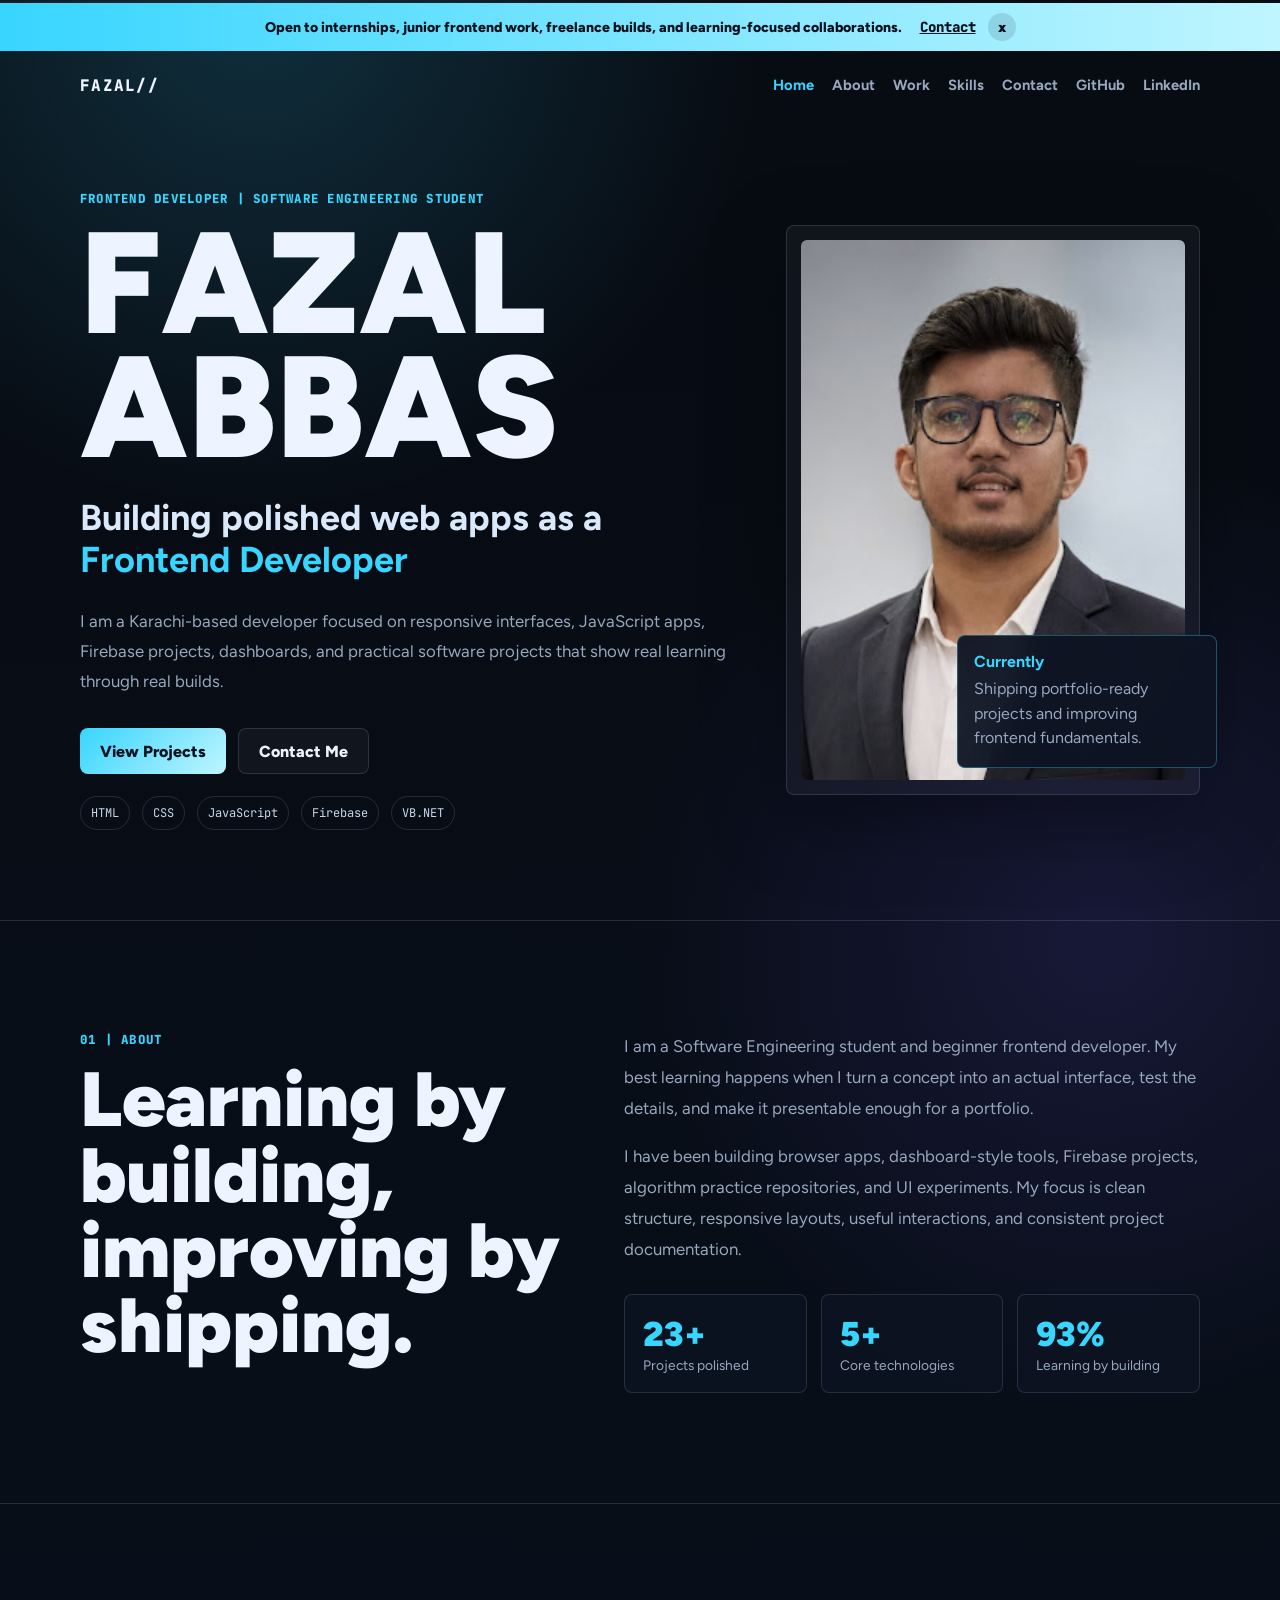
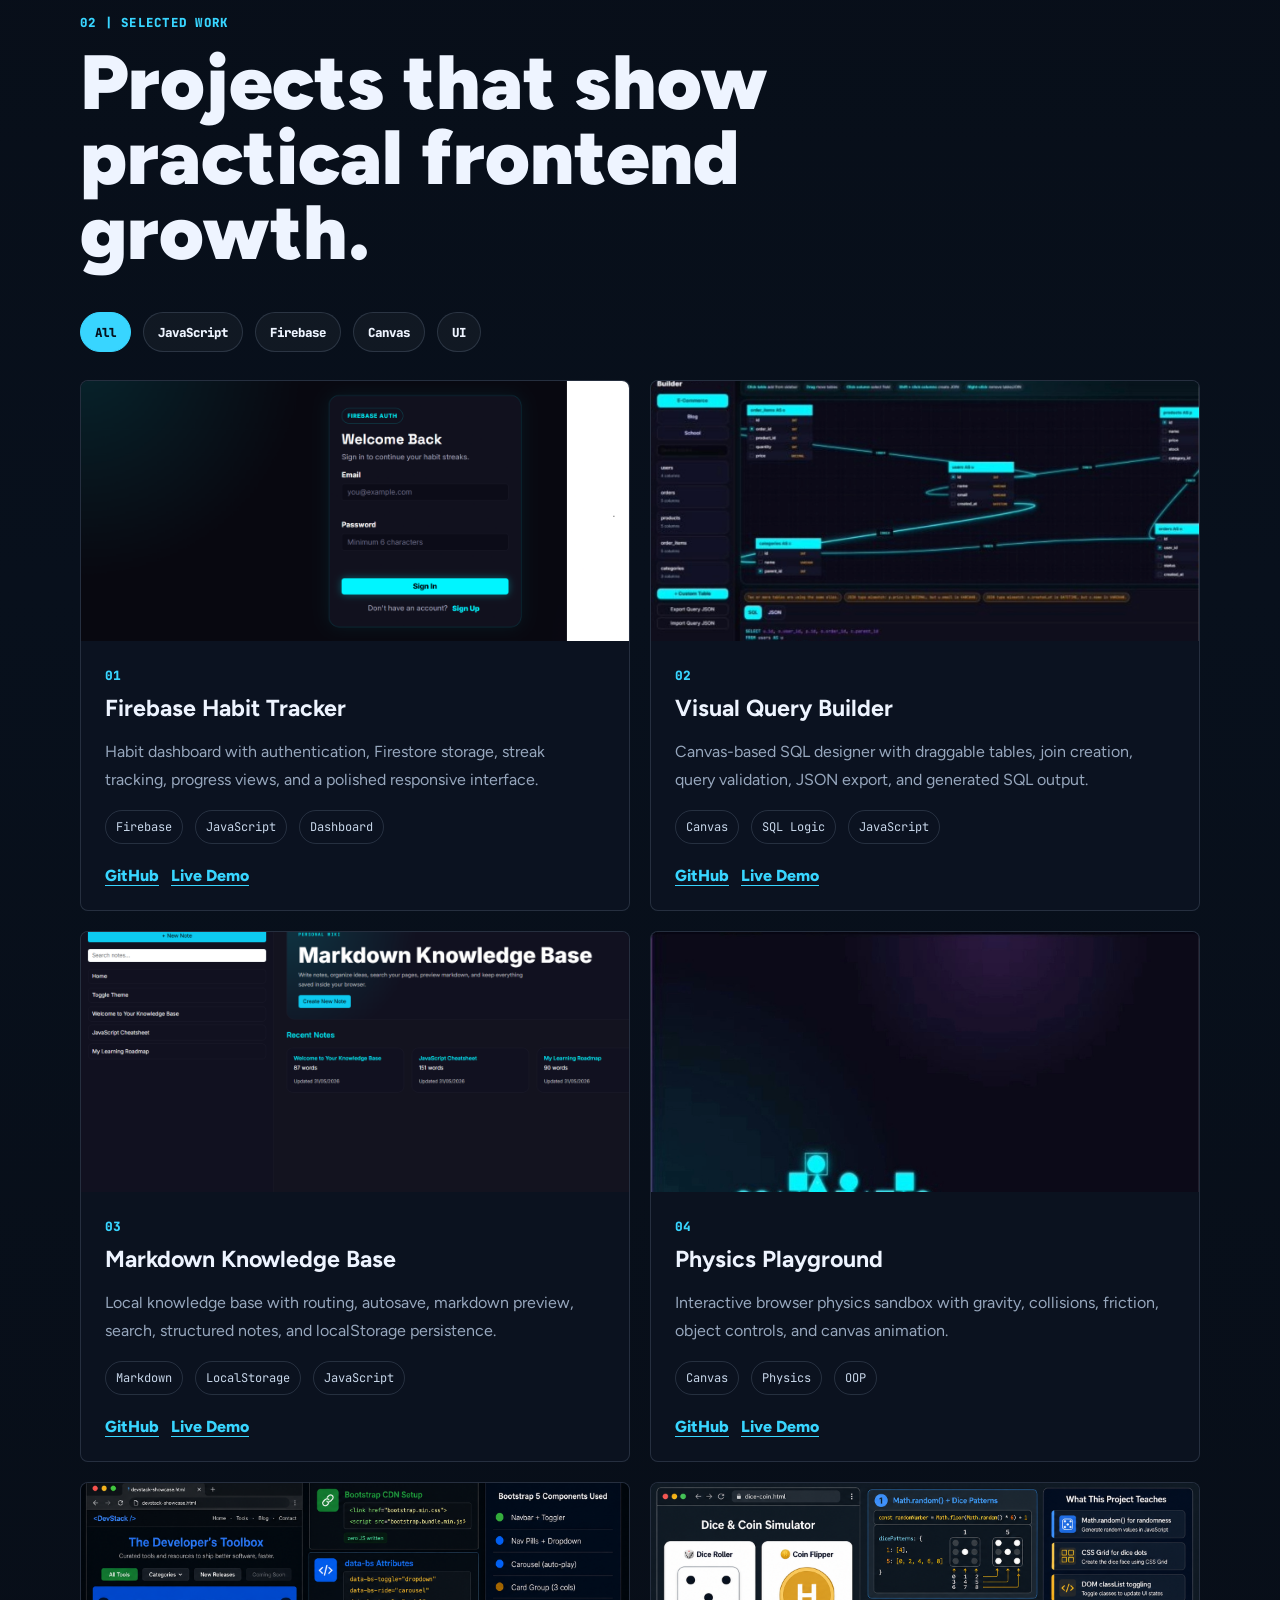
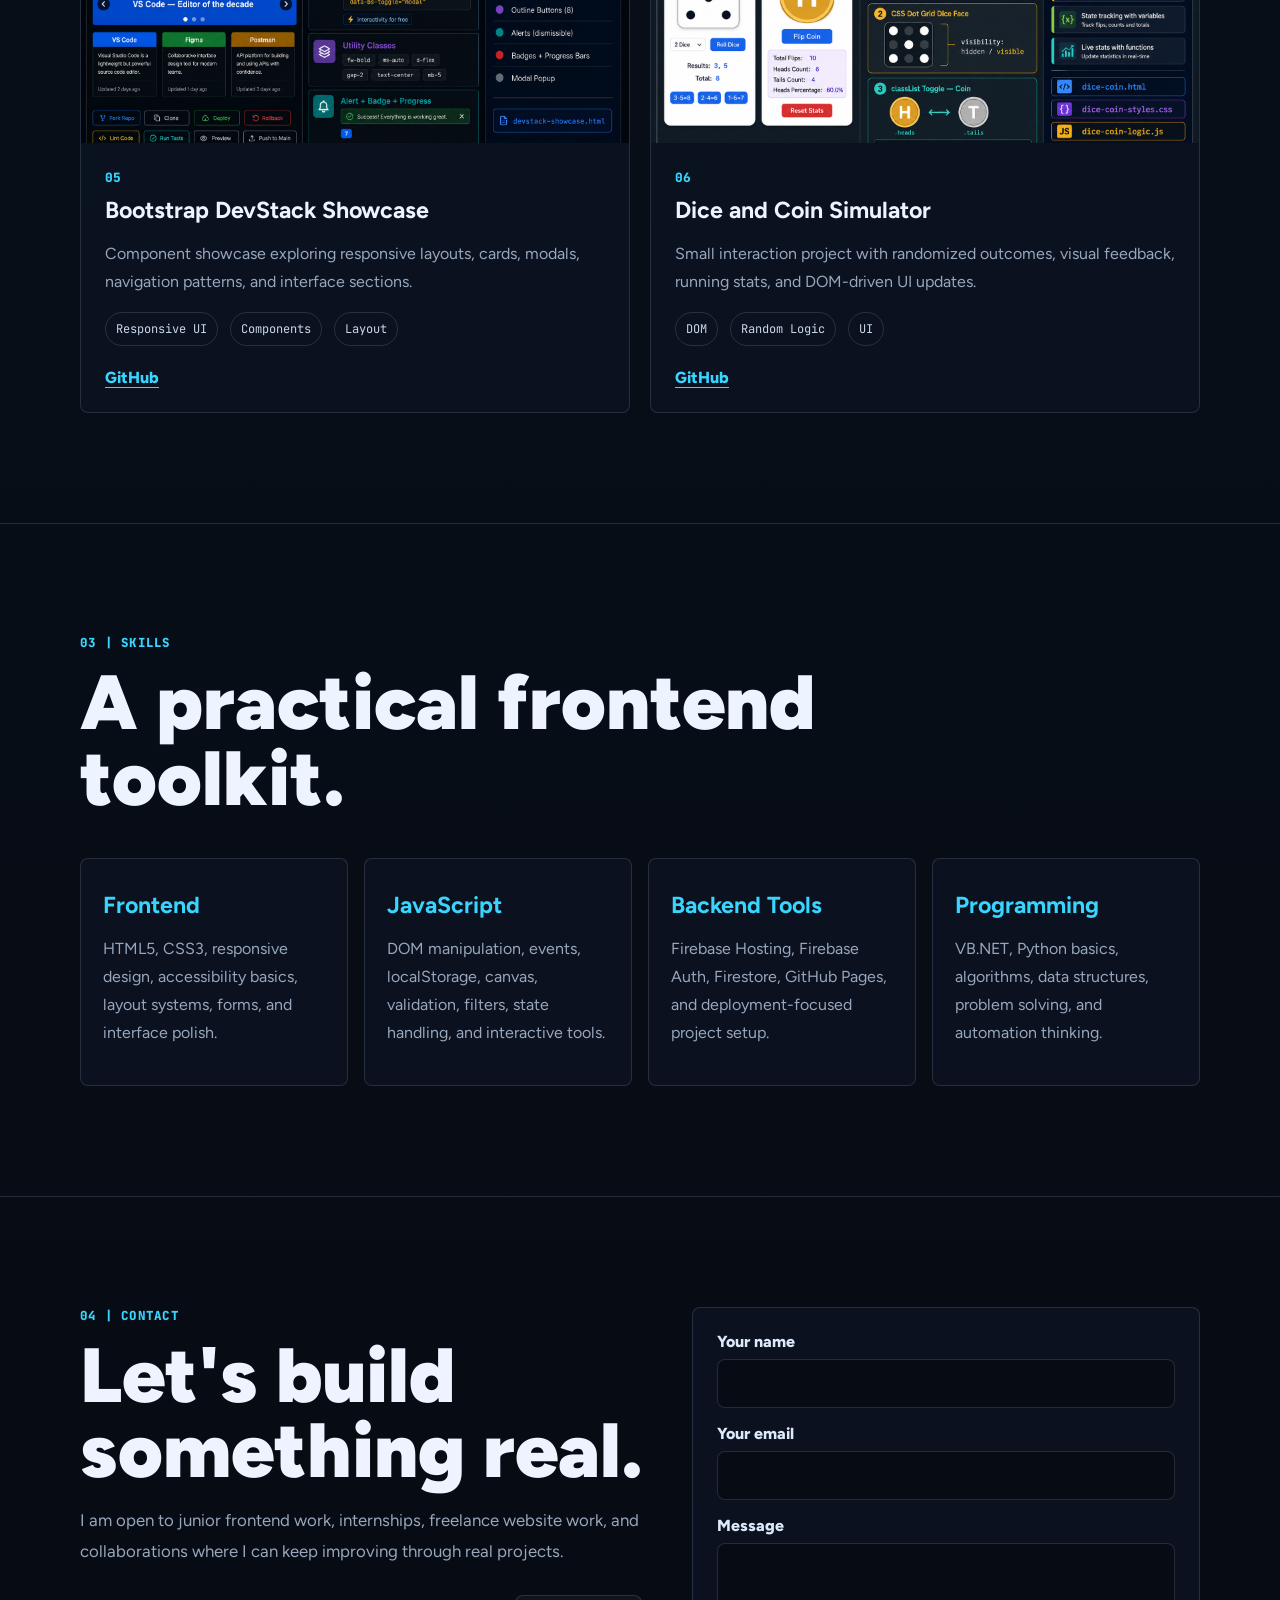
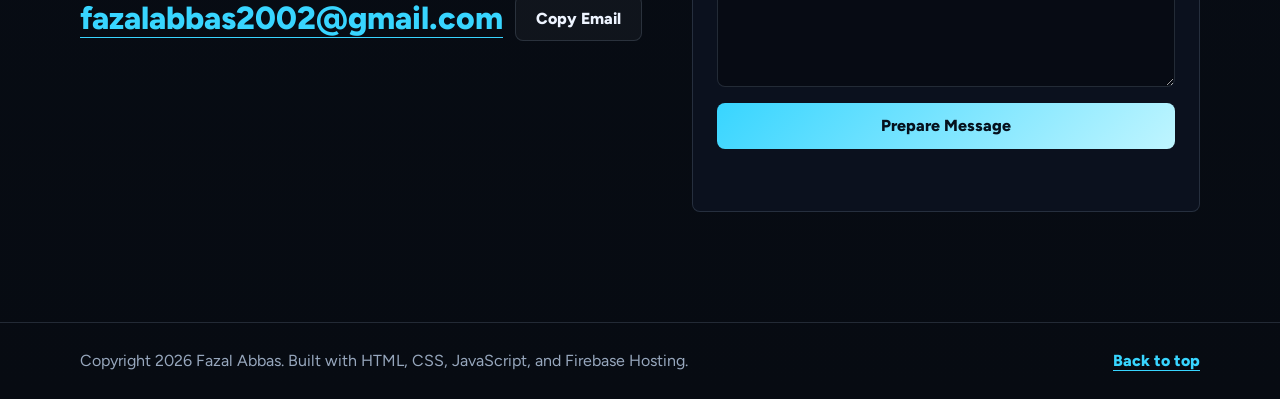
<file: index.html>
<!doctype html>
<html lang="en">
  <head>
    <meta charset="UTF-8" />
    <meta name="viewport" content="width=device-width, initial-scale=1.0" />
    <link rel="icon" type="image/svg+xml" href="favicon.svg" />
    <link rel="canonical" href="https://fazal-abbas-portfolio.web.app/" />
    <title>Fazal Abbas | Frontend Developer Portfolio</title>
    <meta
      name="description"
      content="Portfolio of Fazal Abbas, a frontend developer and software engineering student from Karachi building responsive web apps, dashboards, Firebase tools, and JavaScript projects."
    />
    <meta
      name="keywords"
      content="Fazal Abbas, frontend developer, portfolio, JavaScript, HTML, CSS, Firebase, Karachi developer"
    />
    <meta name="author" content="Fazal Abbas" />
    <meta
      property="og:title"
      content="Fazal Abbas | Frontend Developer Portfolio"
    />
    <meta
      property="og:description"
      content="Responsive portfolio featuring JavaScript apps, Firebase projects, dashboards, and UI engineering work by Fazal Abbas."
    />
    <meta property="og:image" content="https://fazal-abbas-portfolio.web.app/images/fazal-profile.jpg" />
    <meta property="og:url" content="https://fazal-abbas-portfolio.web.app/" />
    <meta property="og:type" content="website" />

    <meta name="twitter:card" content="summary" />
    <meta name="twitter:title" content="Fazal Abbas | Frontend Developer Portfolio" />
    <meta
      name="twitter:description"
      content="Responsive portfolio featuring JavaScript apps, Firebase projects, dashboards, and UI engineering work by Fazal Abbas."
    />
    <meta name="twitter:image" content="https://fazal-abbas-portfolio.web.app/images/fazal-profile.jpg" />
    <link rel="preconnect" href="https://fonts.googleapis.com" />
    <link rel="preconnect" href="https://fonts.gstatic.com" crossorigin />
    <link
      href="https://fonts.googleapis.com/css2?family=Figtree:wght@400;500;600;700;800;900&family=JetBrains+Mono:wght@400;600;700&display=swap"
      rel="stylesheet"
    />
    <link rel="stylesheet" href="portfolio-styles.css" />
  </head>
  <body>
    <div class="scroll-progress-bar" id="scrollProgressBar"></div>

    <div class="page-loader" id="pageLoader">
      <span>Fazal Abbas</span>
    </div>

    <aside class="availability-banner" id="availabilityBanner">
      <p>
        Open to internships, junior frontend work, freelance builds, and
        learning-focused collaborations.
      </p>
      <div>
        <a href="#contact">Contact</a>
        <button
          id="closeBannerBtn"
          type="button"
          aria-label="Close availability banner"
        >
          x
        </button>
      </div>
    </aside>

    <header class="site-header" id="siteHeader">
      <nav class="nav-shell" aria-label="Main navigation">
        <a class="logo-text" href="#home">FAZAL//</a>
        <button
          class="nav-toggle"
          id="navToggle"
          type="button"
          aria-label="Toggle menu"
          aria-expanded="false"
        >
          <span></span>
          <span></span>
        </button>
        <div class="nav-links" id="navLinks">
          <a href="#home" class="nav-link">Home</a>
          <a href="#about" class="nav-link">About</a>
          <a href="#work" class="nav-link">Work</a>
          <a href="#skills" class="nav-link">Skills</a>
          <a href="#contact" class="nav-link">Contact</a>
          <a
            href="https://github.com/fazal305"
            target="_blank"
            rel="noopener noreferrer"
            >GitHub</a
          >
          <a
            href="https://www.linkedin.com/in/fazal-abbas-4653dg86"
            target="_blank"
            rel="noopener noreferrer"
            >LinkedIn</a
          >
        </div>
      </nav>
    </header>

    <main>
      <section class="hero-section reveal-section" id="home">
        <div class="container hero-grid">
          <div class="hero-copy">
            <p class="section-kicker">
              Frontend Developer | Software Engineering Student
            </p>
            <h1>Fazal Abbas</h1>
            <h2>
              Building polished web apps as a
              <span id="typewriterText">Frontend Developer</span>
            </h2>
            <p>
              I am a Karachi-based developer focused on responsive interfaces,
              JavaScript apps, Firebase projects, dashboards, and practical
              software projects that show real learning through real builds.
            </p>
            <div class="hero-actions">
              <a class="primary-btn" href="#work">View Projects</a>
              <a class="secondary-btn" href="#contact">Contact Me</a>
            </div>
            <div class="hero-meta">
              <span>HTML</span>
              <span>CSS</span>
              <span>JavaScript</span>
              <span>Firebase</span>
              <span>VB.NET</span>
            </div>
          </div>

          <div class="hero-visual" aria-label="Portfolio preview">
            <img
              src="images/fazal-profile.jpg"
              alt="Fazal Abbas profile portrait"
            />
            <div class="status-card">
              <strong>Currently</strong>
              <span
                >Shipping portfolio-ready projects and improving frontend
                fundamentals.</span
              >
            </div>
          </div>
        </div>
      </section>

      <section class="about-section reveal-section" id="about">
        <div class="container split-layout">
          <div>
            <p class="section-kicker">01 | About</p>
            <h2 class="section-title">
              Learning by building, improving by shipping.
            </h2>
          </div>
          <div class="content-stack">
            <p>
              I am a Software Engineering student and beginner frontend
              developer. My best learning happens when I turn a concept into an
              actual interface, test the details, and make it presentable enough
              for a portfolio.
            </p>
            <p>
              I have been building browser apps, dashboard-style tools, Firebase
              projects, algorithm practice repositories, and UI experiments. My
              focus is clean structure, responsive layouts, useful interactions,
              and consistent project documentation.
            </p>
            <div class="stats-row">
              <article>
                <strong class="counter" data-target="25">0</strong>
                <span>Projects polished</span>
              </article>
              <article>
                <strong class="counter" data-target="6">0</strong>
                <span>Core technologies</span>
              </article>
              <article>
                <strong class="counter" data-target="100">0</strong>
                <span>Learning by building</span>
              </article>
            </div>
          </div>
        </div>
      </section>

      <section class="projects-section reveal-section" id="work">
        <div class="container">
          <div class="section-heading">
            <p class="section-kicker">02 | Selected Work</p>
            <h2 class="section-title">
              Projects that show practical frontend growth.
            </h2>
          </div>

          <div class="filter-buttons" aria-label="Project filters">
            <button
              class="filter-btn active-filter"
              type="button"
              data-filter="all"
            >
              All
            </button>
            <button class="filter-btn" type="button" data-filter="javascript">
              JavaScript
            </button>
            <button class="filter-btn" type="button" data-filter="firebase">
              Firebase
            </button>
            <button class="filter-btn" type="button" data-filter="canvas">
              Canvas
            </button>
            <button class="filter-btn" type="button" data-filter="ui">
              UI
            </button>
          </div>

          <div class="project-grid">
            <article
              class="project-card project-item"
              data-category="javascript firebase ui"
            >
              <img
                src="images/firebase-habit-tracker-ui.png"
                alt="Firebase Habit Tracker interface"
                loading="lazy"
              />
              <div>
                <span class="project-number">01</span>
                <h3>Firebase Habit Tracker</h3>
                <p>
                  Habit dashboard with authentication, Firestore storage, streak
                  tracking, progress views, and a polished responsive interface.
                </p>
                <div class="tag-list">
                  <span>Firebase</span>
                  <span>JavaScript</span>
                  <span>Dashboard</span>
                </div>
                <div class="project-links">
                  <a
                    href="https://github.com/fazal305/firebase-habit-tracker"
                    target="_blank"
                    rel="noopener noreferrer"
                    >GitHub</a
                  >
                  <a
                    href="https://fazal305.github.io/firebase-habit-tracker/"
                    target="_blank"
                    rel="noopener noreferrer"
                    >Live Demo</a
                  >
                </div>
              </div>
            </article>

            <article
              class="project-card project-item"
              data-category="javascript canvas ui"
            >
              <img
                src="images/visual-query-builder-ui.png"
                alt="Visual Query Builder interface"
                loading="lazy"
              />
              <div>
                <span class="project-number">02</span>
                <h3>Visual Query Builder</h3>
                <p>
                  Canvas-based SQL designer with draggable tables, join
                  creation, query validation, JSON export, and generated SQL
                  output.
                </p>
                <div class="tag-list">
                  <span>Canvas</span>
                  <span>SQL Logic</span>
                  <span>JavaScript</span>
                </div>
                <div class="project-links">
                  <a
                    href="https://github.com/fazal305/visual-query-builder"
                    target="_blank"
                    rel="noopener noreferrer"
                    >GitHub</a
                  >
                  <a
                    href="https://fazal305.github.io/visual-query-builder/"
                    target="_blank"
                    rel="noopener noreferrer"
                    >Live Demo</a
                  >
                </div>
              </div>
            </article>

            <article
              class="project-card project-item"
              data-category="javascript ui"
            >
              <img
                src="images/markdown-knowledge-base-ui.png"
                alt="Markdown Knowledge Base interface"
                loading="lazy"
              />
              <div>
                <span class="project-number">03</span>
                <h3>Markdown Knowledge Base</h3>
                <p>
                  Local knowledge base with routing, autosave, markdown preview,
                  search, structured notes, and localStorage persistence.
                </p>
                <div class="tag-list">
                  <span>Markdown</span>
                  <span>LocalStorage</span>
                  <span>JavaScript</span>
                </div>
                <div class="project-links">
                  <a
                    href="https://github.com/fazal305/markdown-knowledge-base"
                    target="_blank"
                    rel="noopener noreferrer"
                    >GitHub</a
                  >
                  <a
                    href="https://fazal305.github.io/markdown-knowledge-base/"
                    target="_blank"
                    rel="noopener noreferrer"
                    >Live Demo</a
                  >
                </div>
              </div>
            </article>

            <article
              class="project-card project-item"
              data-category="javascript canvas ui"
            >
              <img
                src="images/physics-playground-ui.png"
                alt="Physics Playground interface"
                loading="lazy"
              />
              <div>
                <span class="project-number">04</span>
                <h3>Physics Playground</h3>
                <p>
                  Interactive browser physics sandbox with gravity, collisions,
                  friction, object controls, and canvas animation.
                </p>
                <div class="tag-list">
                  <span>Canvas</span>
                  <span>Physics</span>
                  <span>OOP</span>
                </div>
                <div class="project-links">
                  <a
                    href="https://github.com/fazal305/physics-playground"
                    target="_blank"
                    rel="noopener noreferrer"
                    >GitHub</a
                  >
                  <a
                    href="https://fazal305.github.io/physics-playground/"
                    target="_blank"
                    rel="noopener noreferrer"
                    >Live Demo</a
                  >
                </div>
              </div>
            </article>

            <article
              class="project-card project-item"
              data-category="javascript ui"
            >
              <img
                src="images/bootstrap-showcase-ui.png"
                alt="Bootstrap showcase interface"
                loading="lazy"
              />
              <div>
                <span class="project-number">05</span>
                <h3>Bootstrap DevStack Showcase</h3>
                <p>
                  Component showcase exploring responsive layouts, cards,
                  modals, navigation patterns, and interface sections.
                </p>
                <div class="tag-list">
                  <span>Responsive UI</span>
                  <span>Components</span>
                  <span>Layout</span>
                </div>
                <div class="project-links">
                  <a
                    href="https://github.com/fazal305"
                    target="_blank"
                    rel="noopener noreferrer"
                    >GitHub</a
                  >
                </div>
              </div>
            </article>

            <article
              class="project-card project-item"
              data-category="javascript ui"
            >
              <img
                src="images/dice-coin-ui.png"
                alt="Dice and Coin Simulator interface"
                loading="lazy"
              />
              <div>
                <span class="project-number">06</span>
                <h3>Dice and Coin Simulator</h3>
                <p>
                  Small interaction project with randomized outcomes, visual
                  feedback, running stats, and DOM-driven UI updates.
                </p>
                <div class="tag-list">
                  <span>DOM</span>
                  <span>Random Logic</span>
                  <span>UI</span>
                </div>
                <div class="project-links">
                  <a
                    href="https://github.com/fazal305"
                    target="_blank"
                    rel="noopener noreferrer"
                    >GitHub</a
                  >
                </div>
              </div>
            </article>
          </div>
        </div>
      </section>

      <section class="skills-section reveal-section" id="skills">
        <div class="container">
          <div class="section-heading">
            <p class="section-kicker">03 | Skills</p>
            <h2 class="section-title">A practical frontend toolkit.</h2>
          </div>

          <div class="skills-grid">
            <article>
              <h3>Frontend</h3>
              <p>
                HTML5, CSS3, responsive design, accessibility basics, layout
                systems, forms, and interface polish.
              </p>
            </article>
            <article>
              <h3>JavaScript</h3>
              <p>
                DOM manipulation, events, localStorage, canvas, validation,
                filters, state handling, and interactive tools.
              </p>
            </article>
            <article>
              <h3>Backend Tools</h3>
              <p>
                Firebase Hosting, Firebase Auth, Firestore, GitHub Pages, and
                deployment-focused project setup.
              </p>
            </article>
            <article>
              <h3>Programming</h3>
              <p>
                VB.NET, Python basics, algorithms, data structures, problem
                solving, and automation thinking.
              </p>
            </article>
          </div>
        </div>
      </section>

      <section class="contact-section reveal-section" id="contact">
        <div class="container contact-layout">
          <div>
            <p class="section-kicker">04 | Contact</p>
            <h2 class="section-title">Let's build something real.</h2>
            <p class="contact-text">
              I am open to junior frontend work, internships, freelance website
              work, and collaborations where I can keep improving through real
              projects.
            </p>
            <div class="contact-actions">
              <a class="contact-email" href="mailto:fazalabbas2002@gmail.com"
                >fazalabbas2002@gmail.com</a
              >
              <button class="secondary-btn" id="copyEmailBtn" type="button">
                Copy Email
              </button>
            </div>
          </div>

          <form class="contact-form" id="contactForm">
            <label>
              <span>Your name</span>
              <input type="text" id="userName" autocomplete="name" />
            </label>
            <label>
              <span>Your email</span>
              <input type="email" id="userEmail" autocomplete="email" />
            </label>
            <label>
              <span>Message</span>
              <textarea id="userMessage" rows="6"></textarea>
            </label>
            <button class="primary-btn" type="submit">Prepare Message</button>
            <p class="form-message" id="formMessage"></p>
          </form>
        </div>
      </section>
    </main>

    <footer class="portfolio-footer">
      <div class="container footer-layout">
        <p>
          Copyright 2026 Fazal Abbas. Built with HTML, CSS, JavaScript, and
          Firebase Hosting.
        </p>
        <a href="#home">Back to top</a>
      </div>
    </footer>

    <script src="portfolio-script.js"></script>
  </body>
</html>
</file>
<file: portfolio-styles.css>
:root {
  --bg: #070b12;
  --panel: #0d1422;
  --panel-2: #111c2e;
  --text: #eef4ff;
  --muted: #97a7bd;
  --line: rgba(160, 180, 210, 0.18);
  --accent: #38d5ff;
  --accent-2: #7c5cff;
  --success: #38e8a6;
  --danger: #ff6b6b;
  --shadow: 0 24px 80px rgba(0, 0, 0, 0.34);
  --sans: "Figtree", Arial, sans-serif;
  --mono: "JetBrains Mono", Consolas, monospace;
}

* {
  box-sizing: border-box;
}

html {
  scroll-behavior: smooth;
  background: var(--bg);
}

body {
  margin: 0;
  min-height: 100vh;
  color: var(--text);
  font-family: var(--sans);
  background:
    radial-gradient(
      circle at 20% 0%,
      rgba(56, 213, 255, 0.18),
      transparent 32rem
    ),
    radial-gradient(
      circle at 86% 18%,
      rgba(124, 92, 255, 0.14),
      transparent 30rem
    ),
    linear-gradient(180deg, #070b12 0%, #08101c 42%, #070b12 100%);
  overflow-x: hidden;
}

body.nav-open {
  overflow: hidden;
}

img {
  max-width: 100%;
}

a {
  color: inherit;
}

button,
input,
textarea {
  font: inherit;
}

button {
  cursor: pointer;
}

.container {
  width: min(1120px, calc(100% - 32px));
  margin: 0 auto;
}

.scroll-progress-bar {
  position: fixed;
  top: 0;
  left: 0;
  z-index: 100;
  height: 3px;
  width: 0%;
  background: linear-gradient(90deg, var(--accent), var(--accent-2));
}

.page-loader {
  position: fixed;
  inset: 0;
  z-index: 99;
  display: grid;
  place-items: center;
  background: #05080e;
  transition:
    opacity 500ms ease,
    visibility 500ms ease;
}

.page-loader span {
  color: var(--accent);
  font-family: var(--mono);
  font-size: clamp(2rem, 8vw, 5rem);
  font-weight: 800;
  letter-spacing: 0.08em;
  text-transform: uppercase;
}

.page-loader.hide-loader {
  opacity: 0;
  visibility: hidden;
}

.availability-banner {
  position: fixed;
  top: 3px;
  left: 0;
  right: 0;
  z-index: 80;
  display: flex;
  justify-content: center;
  align-items: center;
  gap: 18px;
  padding: 10px 18px;
  background: linear-gradient(90deg, var(--accent), #bff5ff);
  color: #06111d;
  font-size: 0.88rem;
  font-weight: 800;
}

.availability-banner p {
  margin: 0;
}

.availability-banner div {
  display: flex;
  align-items: center;
  gap: 12px;
}

.availability-banner a {
  font-family: var(--mono);
  text-decoration: underline;
}

.availability-banner button {
  width: 28px;
  height: 28px;
  border: 0;
  border-radius: 50%;
  background: rgba(6, 17, 29, 0.12);
  color: #06111d;
  font-weight: 900;
}

.site-header {
  position: fixed;
  top: 49px;
  left: 0;
  right: 0;
  z-index: 70;
  transition:
    top 180ms ease,
    background 180ms ease,
    border-color 180ms ease;
}

.site-header.banner-hidden {
  top: 3px;
}

.site-header.scrolled {
  background: rgba(7, 11, 18, 0.84);
  border-bottom: 1px solid var(--line);
  backdrop-filter: blur(16px);
}

.nav-shell {
  width: min(1120px, calc(100% - 32px));
  min-height: 72px;
  margin: 0 auto;
  display: flex;
  align-items: center;
  justify-content: space-between;
  gap: 18px;
}

.logo-text {
  color: var(--text);
  font-family: var(--mono);
  font-weight: 800;
  letter-spacing: 0.08em;
  text-decoration: none;
}

.nav-links {
  display: flex;
  align-items: center;
  gap: 18px;
}

.nav-links a {
  color: var(--muted);
  font-size: 0.92rem;
  font-weight: 700;
  text-decoration: none;
  transition: color 160ms ease;
}

.nav-links a:hover,
.nav-links a.active-link {
  color: var(--accent);
}

.nav-toggle {
  display: none;
  width: 42px;
  height: 42px;
  border: 1px solid var(--line);
  border-radius: 8px;
  background: rgba(255, 255, 255, 0.04);
}

.nav-toggle span {
  display: block;
  width: 18px;
  height: 2px;
  margin: 5px auto;
  background: var(--text);
}

.hero-section {
  min-height: 100vh;
  display: grid;
  align-items: center;
  padding: 190px 0 90px;
}

.hero-grid {
  display: grid;
  grid-template-columns: minmax(0, 1.1fr) minmax(280px, 0.7fr);
  gap: 56px;
  align-items: center;
}

.section-kicker {
  margin: 0 0 14px;
  color: var(--accent);
  font-family: var(--mono);
  font-size: 0.78rem;
  font-weight: 800;
  letter-spacing: 0.1em;
  text-transform: uppercase;
}

.hero-copy h1 {
  margin: 0;
  max-width: 820px;
  font-size: clamp(4rem, 12vw, 9rem);
  line-height: 0.86;
  font-weight: 900;
  letter-spacing: 0;
  text-transform: uppercase;
}

.hero-copy h2 {
  max-width: 740px;
  margin: 28px 0 0;
  color: #d9e8fa;
  font-size: clamp(1.35rem, 3vw, 2.25rem);
  line-height: 1.18;
}

#typewriterText {
  color: var(--accent);
}

.hero-copy p:not(.section-kicker) {
  max-width: 720px;
  margin: 24px 0 0;
  color: var(--muted);
  font-size: 1.05rem;
  line-height: 1.8;
}

.hero-actions,
.contact-actions,
.project-links,
.hero-meta,
.tag-list,
.filter-buttons {
  display: flex;
  flex-wrap: wrap;
  gap: 12px;
}

.hero-actions {
  margin-top: 32px;
}

.primary-btn,
.secondary-btn {
  display: inline-flex;
  justify-content: center;
  align-items: center;
  min-height: 46px;
  padding: 0 20px;
  border-radius: 8px;
  font-weight: 800;
  text-decoration: none;
  transition:
    transform 160ms ease,
    border-color 160ms ease,
    color 160ms ease;
}

.primary-btn {
  border: 0;
  background: linear-gradient(135deg, var(--accent), #bff5ff);
  color: #06111d;
}

.secondary-btn {
  border: 1px solid var(--line);
  background: rgba(255, 255, 255, 0.04);
  color: var(--text);
}

.primary-btn:hover,
.secondary-btn:hover {
  transform: translateY(-2px);
}

.secondary-btn:hover {
  border-color: rgba(56, 213, 255, 0.55);
  color: var(--accent);
}

.hero-meta {
  margin-top: 22px;
}

.hero-meta span,
.tag-list span {
  padding: 8px 10px;
  border: 1px solid var(--line);
  border-radius: 999px;
  color: #c8d7ea;
  font-family: var(--mono);
  font-size: 0.75rem;
}

.hero-visual {
  position: relative;
  padding: 14px;
  background: rgba(255, 255, 255, 0.04);
  border: 1px solid var(--line);
  border-radius: 8px;
  box-shadow: var(--shadow);
}

.hero-visual img {
  width: 100%;
  height: min(540px, 68vh);
  object-fit: cover;
  display: block;
  border-radius: 6px;
  filter: grayscale(28%);
}

.status-card {
  position: absolute;
  right: -18px;
  bottom: 26px;
  width: min(260px, calc(100% - 24px));
  padding: 16px;
  background: rgba(13, 20, 34, 0.94);
  border: 1px solid rgba(56, 213, 255, 0.34);
  border-radius: 8px;
  backdrop-filter: blur(14px);
}

.status-card strong,
.status-card span {
  display: block;
}

.status-card strong {
  margin-bottom: 6px;
  color: var(--accent);
}

.status-card span {
  color: var(--muted);
  line-height: 1.55;
}

.about-section,
.projects-section,
.skills-section,
.contact-section {
  padding: 110px 0;
  border-top: 1px solid var(--line);
}

.split-layout {
  display: grid;
  grid-template-columns: 0.85fr 1fr;
  gap: 54px;
}

.section-heading {
  max-width: 780px;
  margin-bottom: 42px;
}

.section-title {
  margin: 0;
  font-size: clamp(2.3rem, 6vw, 5rem);
  line-height: 0.98;
  font-weight: 900;
  letter-spacing: 0;
}

.content-stack p,
.contact-text {
  color: var(--muted);
  font-size: 1.05rem;
  line-height: 1.85;
}

.content-stack p:first-child {
  margin-top: 0;
}

.stats-row {
  display: grid;
  grid-template-columns: repeat(3, minmax(0, 1fr));
  gap: 14px;
  margin-top: 28px;
}

.stats-row article,
.skills-grid article,
.contact-form,
.project-card {
  background: rgba(13, 20, 34, 0.78);
  border: 1px solid var(--line);
  border-radius: 8px;
}

.stats-row article {
  padding: 18px;
}

.stats-row strong {
  display: block;
  color: var(--accent);
  font-size: 2.15rem;
  font-weight: 900;
}

.stats-row span {
  color: var(--muted);
  font-size: 0.86rem;
}

.filter-buttons {
  margin-bottom: 28px;
}

.filter-btn {
  min-height: 40px;
  padding: 0 14px;
  border: 1px solid var(--line);
  border-radius: 999px;
  background: rgba(255, 255, 255, 0.04);
  color: var(--text);
  font-family: var(--mono);
  font-size: 0.78rem;
  font-weight: 800;
}

.filter-btn:hover,
.filter-btn.active-filter {
  background: var(--accent);
  border-color: var(--accent);
  color: #06111d;
}

.project-grid {
  display: grid;
  grid-template-columns: repeat(2, minmax(0, 1fr));
  gap: 20px;
}

.project-card {
  overflow: hidden;
  transition:
    transform 180ms ease,
    border-color 180ms ease;
}

.project-card:hover {
  transform: translateY(-4px);
  border-color: rgba(56, 213, 255, 0.46);
}

.project-card.is-hidden {
  display: none;
}

.project-card img {
  width: 100%;
  height: 260px;
  object-fit: cover;
  display: block;
  background: var(--panel-2);
}

.project-card > div {
  padding: 24px;
}

.project-number {
  color: var(--accent);
  font-family: var(--mono);
  font-size: 0.8rem;
  font-weight: 800;
}

.project-card h3,
.skills-grid h3 {
  margin: 10px 0 12px;
  font-size: 1.45rem;
}

.project-card p,
.skills-grid p {
  color: var(--muted);
  line-height: 1.75;
}

.project-links {
  margin-top: 22px;
}

.project-links a,
.portfolio-footer a,
.contact-email {
  color: var(--accent);
  font-weight: 800;
  text-decoration: none;
  border-bottom: 1px solid currentColor;
}

.skills-grid {
  display: grid;
  grid-template-columns: repeat(4, minmax(0, 1fr));
  gap: 16px;
}

.skills-grid article {
  padding: 22px;
}

.skills-grid h3 {
  color: var(--accent);
}

.contact-layout {
  display: grid;
  grid-template-columns: 1fr 0.9fr;
  gap: 48px;
  align-items: start;
}

.contact-text {
  max-width: 620px;
}

.contact-actions {
  align-items: center;
  margin-top: 28px;
}

.contact-email {
  font-size: clamp(1.2rem, 3vw, 2rem);
}

.contact-form {
  display: grid;
  gap: 16px;
  padding: 24px;
}

.contact-form label {
  display: grid;
  gap: 8px;
  color: #dbe9fb;
  font-weight: 800;
}

.contact-form input,
.contact-form textarea {
  width: 100%;
  padding: 14px 15px;
  border: 1px solid var(--line);
  border-radius: 8px;
  background: rgba(7, 11, 18, 0.78);
  color: var(--text);
  outline: none;
  resize: vertical;
}

.contact-form input:focus,
.contact-form textarea:focus {
  border-color: rgba(56, 213, 255, 0.65);
}

.form-message {
  min-height: 22px;
  margin: 0;
  color: var(--accent);
  font-family: var(--mono);
  font-size: 0.86rem;
}

.form-message.error {
  color: var(--danger);
}

.portfolio-footer {
  border-top: 1px solid var(--line);
  padding: 28px 0;
}

.footer-layout {
  display: flex;
  align-items: center;
  justify-content: space-between;
  gap: 16px;
  flex-wrap: wrap;
}

.footer-layout p {
  margin: 0;
  color: var(--muted);
}

.reveal-section {
  opacity: 0;
  transform: translateY(32px);
  transition:
    opacity 650ms ease,
    transform 650ms ease;
}

.reveal-section.show-section {
  opacity: 1;
  transform: translateY(0);
}

@media (prefers-reduced-motion: reduce) {
  *,
  *::before,
  *::after {
    scroll-behavior: auto !important;
    transition-duration: 0.01ms !important;
    animation-duration: 0.01ms !important;
    animation-iteration-count: 1 !important;
  }
}

@media (max-width: 980px) {
  .nav-toggle {
    display: inline-block;
  }

  .nav-links {
    position: fixed;
    top: 122px;
    left: 16px;
    right: 16px;
    display: none;
    flex-direction: column;
    align-items: stretch;
    padding: 18px;
    background: rgba(13, 20, 34, 0.98);
    border: 1px solid var(--line);
    border-radius: 8px;
    box-shadow: var(--shadow);
  }

  .site-header.banner-hidden .nav-links {
    top: 76px;
  }

  .nav-links.show {
    display: flex;
  }

  .hero-grid,
  .split-layout,
  .contact-layout {
    grid-template-columns: 1fr;
  }

  .hero-section {
    padding-top: 160px;
  }

  .hero-visual {
    max-width: 520px;
  }

  .project-grid,
  .skills-grid {
    grid-template-columns: 1fr 1fr;
  }
}

@media (max-width: 700px) {
  .availability-banner {
    align-items: flex-start;
    flex-direction: column;
    gap: 8px;
  }

  .site-header {
    top: 91px;
  }

  .nav-links {
    top: 162px;
  }

  .hero-section {
    padding-top: 220px;
  }

  .hero-copy h1 {
    font-size: clamp(3.4rem, 18vw, 5.2rem);
  }

  .project-grid,
  .skills-grid,
  .stats-row {
    grid-template-columns: 1fr;
  }

  .about-section,
  .projects-section,
  .skills-section,
  .contact-section {
    padding: 82px 0;
  }

  .status-card {
    position: static;
    width: auto;
    margin-top: 12px;
  }

  .project-card img {
    height: 220px;
  }
}

@media (max-width: 480px) {
  .container,
  .nav-shell {
    width: min(100% - 24px, 1120px);
  }

  .hero-actions,
  .contact-actions {
    flex-direction: column;
    align-items: stretch;
  }

  .primary-btn,
  .secondary-btn {
    width: 100%;
  }
}
</file>
